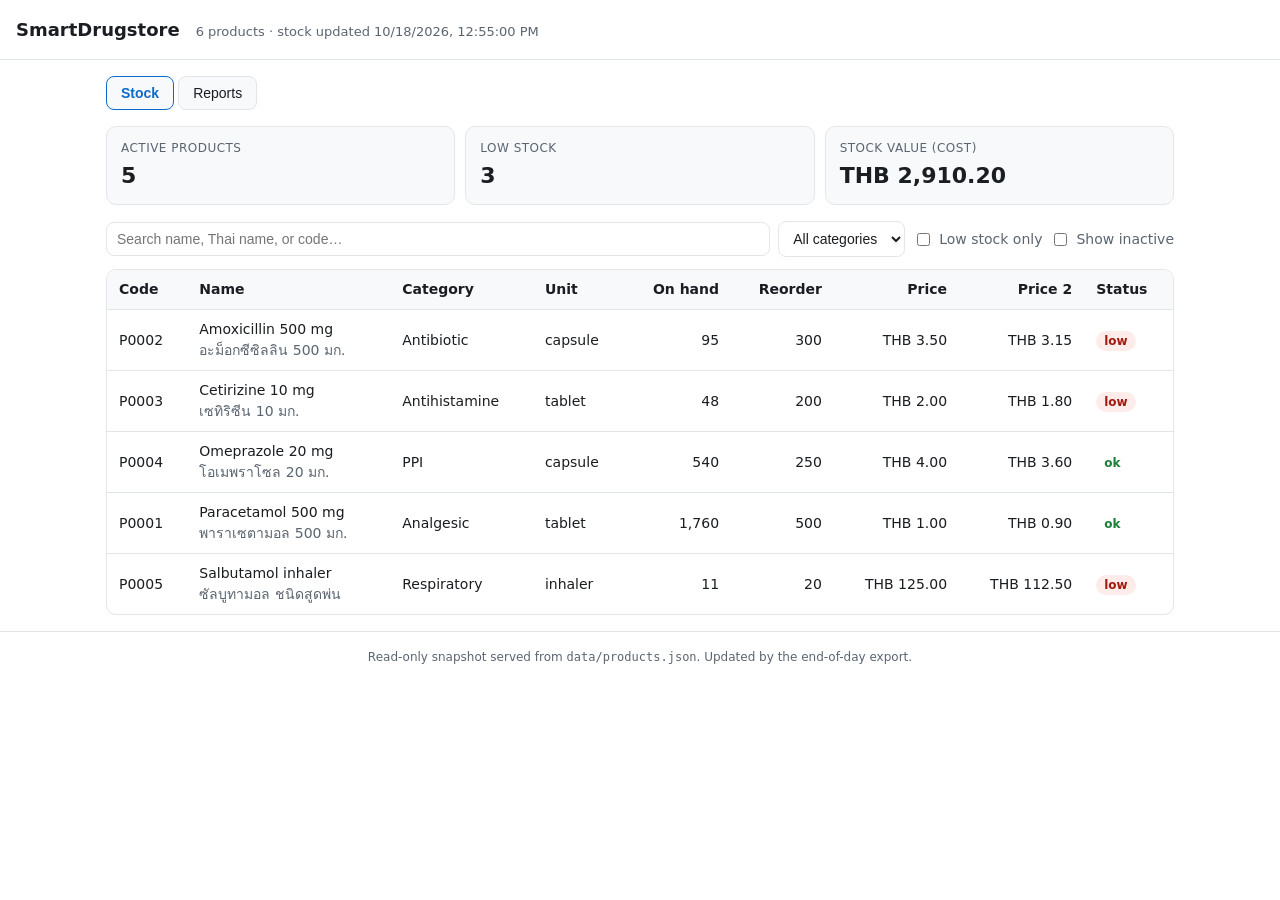
<file: index.html>
<!doctype html>
<html lang="en">
<head>
  <meta charset="utf-8">
  <meta name="viewport" content="width=device-width, initial-scale=1">
  <title>SmartDrugstore — Stock & Reports</title>
  <link rel="stylesheet" href="styles.css">
</head>
<body>
  <header>
    <h1>SmartDrugstore</h1>
    <span class="meta" id="meta">loading…</span>
  </header>

  <main>
    <nav class="tabs" role="tablist">
      <button role="tab" aria-selected="true" data-tab="stock">Stock</button>
      <button role="tab" aria-selected="false" data-tab="reports">Reports</button>
    </nav>

    <!-- Stock -->
    <section id="tab-stock">
      <div class="cards" id="stockCards"></div>
      <div class="controls">
        <input type="search" id="search" placeholder="Search name, Thai name, or code…">
        <select id="category"><option value="">All categories</option></select>
        <label><input type="checkbox" id="lowOnly"> Low stock only</label>
        <label><input type="checkbox" id="inactive"> Show inactive</label>
      </div>
      <div class="table-wrap">
        <table id="stockTable">
          <thead>
            <tr>
              <th data-sort="id">Code</th>
              <th data-sort="name">Name</th>
              <th data-sort="category">Category</th>
              <th data-sort="unit">Unit</th>
              <th class="num" data-sort="on_hand">On hand</th>
              <th class="num" data-sort="reorder_point">Reorder</th>
              <th class="num" data-sort="price">Price</th>
              <th class="num" data-sort="price2">Price 2</th>
              <th>Status</th>
            </tr>
          </thead>
          <tbody></tbody>
        </table>
        <div class="empty hidden" id="stockEmpty">No matching products.</div>
      </div>
    </section>

    <!-- Reports -->
    <section id="tab-reports" class="hidden">
      <div class="controls">
        <select id="report">
          <option value="low">Low stock (on hand &lt; reorder point)</option>
          <option value="valuation">Stock valuation by category</option>
          <option value="count">Product count by category</option>
          <option value="expiry">Expiring within 90 days</option>
          <option value="inactive">Inactive products</option>
        </select>
      </div>
      <div class="cards" id="reportCards"></div>
      <div class="table-wrap">
        <table id="reportTable">
          <thead><tr></tr></thead>
          <tbody></tbody>
        </table>
        <div class="empty hidden" id="reportEmpty">Nothing to show.</div>
      </div>
    </section>
  </main>

  <footer>
    Read-only snapshot served from <code>data/products.json</code>. Updated by the end-of-day export.
  </footer>

  <script src="app.js"></script>
</body>
</html>
</file>
<file: styles.css>
:root {
  --bg: #ffffff;
  --fg: #1a1d21;
  --muted: #5b6570;
  --line: #e2e6ea;
  --accent: #0b6bcb;
  --warn-bg: #fff4e5;
  --warn-fg: #8a5300;
  --danger-bg: #fdecea;
  --danger-fg: #a11a0f;
  --ok-fg: #1a7f37;
  --card: #f7f9fb;
}
@media (prefers-color-scheme: dark) {
  :root {
    --bg: #15181c;
    --fg: #e6e9ec;
    --muted: #97a1ab;
    --line: #2a2f36;
    --accent: #4c9ffe;
    --warn-bg: #3a2e14;
    --warn-fg: #f0c674;
    --danger-bg: #3a1c19;
    --danger-fg: #f2a097;
    --ok-fg: #5fd07a;
    --card: #1c2126;
  }
}

* { box-sizing: border-box; }
body {
  margin: 0;
  font: 15px/1.5 system-ui, -apple-system, "Segoe UI", Roboto, "Noto Sans Thai", sans-serif;
  color: var(--fg);
  background: var(--bg);
}
header {
  padding: 16px;
  border-bottom: 1px solid var(--line);
  display: flex;
  flex-wrap: wrap;
  align-items: baseline;
  gap: 8px 16px;
}
header h1 { font-size: 18px; margin: 0; }
header .meta { color: var(--muted); font-size: 13px; }
main { padding: 16px; max-width: 1100px; margin: 0 auto; }

nav.tabs { display: flex; gap: 4px; margin-bottom: 16px; flex-wrap: wrap; }
nav.tabs button {
  border: 1px solid var(--line);
  background: var(--card);
  color: var(--fg);
  padding: 8px 14px;
  border-radius: 8px;
  cursor: pointer;
  font-size: 14px;
}
nav.tabs button[aria-selected="true"] {
  border-color: var(--accent);
  color: var(--accent);
  font-weight: 600;
}

.controls { display: flex; flex-wrap: wrap; gap: 8px; margin-bottom: 12px; align-items: center; }
.controls input[type="search"], .controls select {
  padding: 8px 10px;
  border: 1px solid var(--line);
  border-radius: 8px;
  background: var(--bg);
  color: var(--fg);
  font-size: 14px;
}
.controls input[type="search"] { flex: 1 1 220px; min-width: 0; }
.controls label { display: flex; align-items: center; gap: 6px; color: var(--muted); font-size: 14px; }

.cards { display: grid; grid-template-columns: repeat(auto-fit, minmax(160px, 1fr)); gap: 10px; margin-bottom: 16px; }
.card { background: var(--card); border: 1px solid var(--line); border-radius: 10px; padding: 12px 14px; }
.card .k { color: var(--muted); font-size: 12px; text-transform: uppercase; letter-spacing: .04em; }
.card .v { font-size: 22px; font-weight: 650; margin-top: 2px; }

.table-wrap { overflow-x: auto; border: 1px solid var(--line); border-radius: 10px; }
table { border-collapse: collapse; width: 100%; font-size: 14px; }
th, td { text-align: left; padding: 9px 12px; border-bottom: 1px solid var(--line); white-space: nowrap; }
th { position: sticky; top: 0; background: var(--card); cursor: pointer; user-select: none; }
th[data-sort]::after { content: ""; }
th.asc::after { content: " \25B2"; color: var(--muted); }
th.desc::after { content: " \25BC"; color: var(--muted); }
td.num, th.num { text-align: right; font-variant-numeric: tabular-nums; }
tr:last-child td { border-bottom: none; }

.badge { display: inline-block; padding: 1px 8px; border-radius: 999px; font-size: 12px; font-weight: 600; }
.badge.low { background: var(--danger-bg); color: var(--danger-fg); }
.badge.warn { background: var(--warn-bg); color: var(--warn-fg); }
.badge.ok { color: var(--ok-fg); }
.badge.off { color: var(--muted); border: 1px solid var(--line); }

.empty { padding: 24px; text-align: center; color: var(--muted); }
footer { padding: 16px; color: var(--muted); font-size: 12px; text-align: center; border-top: 1px solid var(--line); }
.hidden { display: none; }
</file>
